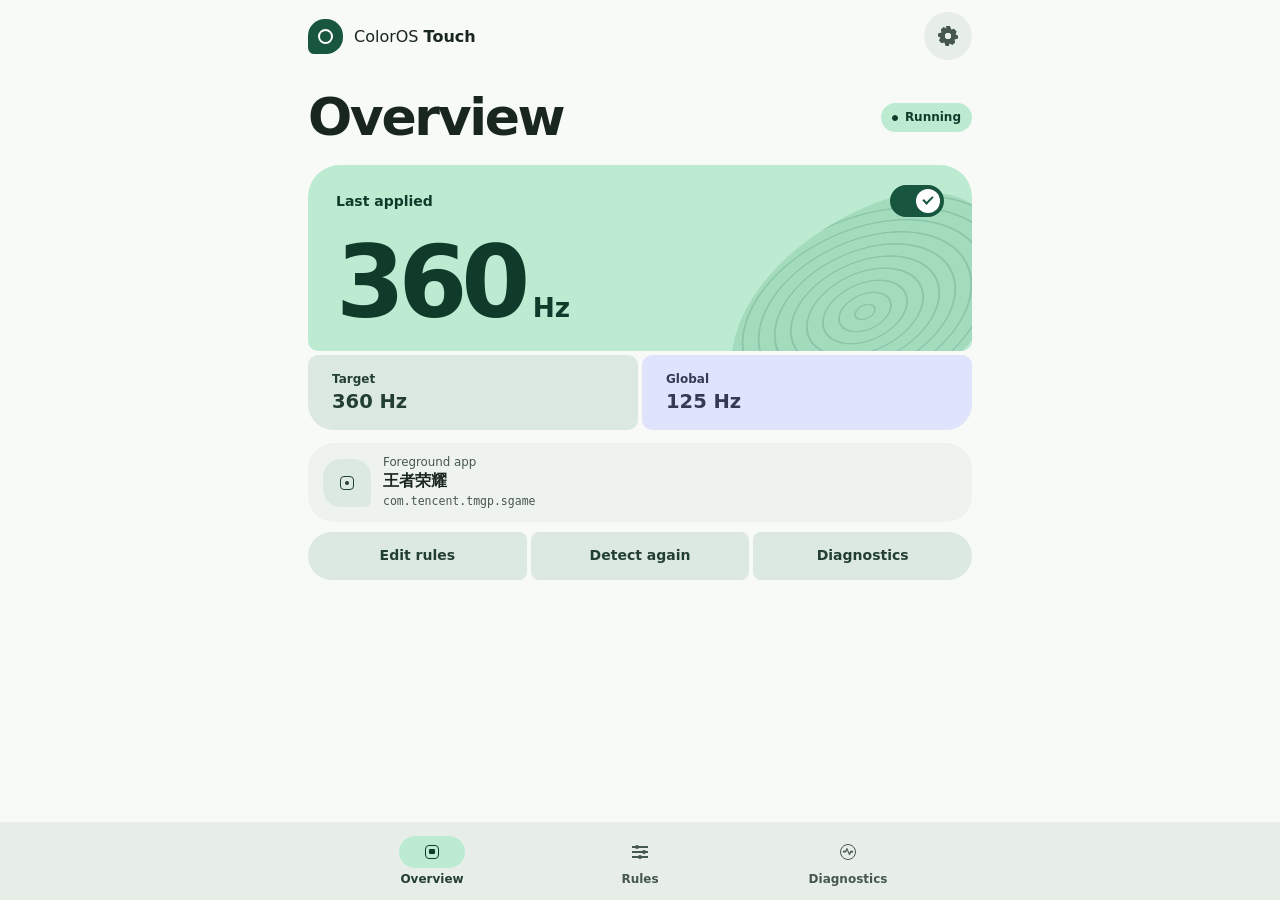
<file: _unpacked/webroot/index.html>
<!doctype html>
<html lang="zh-CN">
<head>
  <meta charset="utf-8">
  <meta name="viewport" content="width=device-width,initial-scale=1,viewport-fit=cover">
  <meta name="theme-color" content="#f7faf6">
  <meta name="color-scheme" content="light dark">
  <title>ColorOS Touch</title>
  <link rel="stylesheet" href="style.css">
  <script defer src="script.js"></script>
</head>
<body>
  <header class="topbar">
    <div class="brand"><span class="mark" aria-hidden="true"></span><span>ColorOS <b>Touch</b></span></div>
    <button id="preferences" class="icon-button" type="button" data-label="preferences" aria-label="界面设置"><span class="symbol settings-icon" aria-hidden="true"></span></button>
  </header>
  <main>
    <section id="overview" aria-labelledby="overview-title">
      <div class="page-heading">
        <h1 id="overview-title" data-i="overview">概览</h1>
        <span class="state" id="state" data-state="loading" role="status">加载中</span>
      </div>
      <div class="telemetry">
        <div class="telemetry-content">
          <div class="hero-art" aria-hidden="true"></div>
          <div class="hero-top">
            <span data-i="applied">最近成功下发</span>
            <label class="switch"><input id="enabled" type="checkbox" role="switch" data-label="enable" aria-label="启用触控优化" disabled><span></span></label>
          </div>
          <div class="rate"><strong id="applied">—</strong><span>Hz</span></div>
        </div>
        <div class="hero-bottom">
          <div><span data-i="target">目标档</span><b id="target">—</b></div>
          <div><span data-i="global">全局档</span><b id="global">—</b></div>
        </div>
      </div>
      <div class="info-panel foreground">
        <div class="app-glyph" aria-hidden="true"><span class="symbol app-icon"></span></div>
        <div><small data-i="foreground">前台应用</small><strong id="foreground">—</strong><span id="package" class="mono"></span></div>
      </div>
      <div id="shortcuts" class="quick-actions"></div>
    </section>

    <section id="rules" aria-labelledby="rules-title" hidden>
      <div class="page-heading"><h1 id="rules-title" data-i="rules">规则</h1><span id="rule-count" class="count"></span></div>
      <div class="info-panel global-control"><label for="global-rate" data-i="global">全局档</label><select id="global-rate" disabled></select></div>
      <div class="rules-block">
        <label class="search"><span class="symbol search-icon" aria-hidden="true"></span><input id="search" type="search" data-placeholder="search" data-label="search" placeholder="搜索应用或包名"></label>
        <div id="rule-list" class="rule-list"></div>
        <button id="add-rule" class="add" type="button"><span class="symbol plus-icon" aria-hidden="true"></span><span data-i="addRule">新增规则</span></button>
      </div>
      <details id="advanced" class="advanced">
        <summary data-i="advanced">高级设置</summary>
        <div class="advanced-body">
          <label for="rates-text" data-i="mappings">触控命令映射</label>
          <textarea id="rates-text" rows="6" spellcheck="false" dir="ltr"></textarea>
          <label class="check-row"><input type="checkbox" id="fallback-enabled"><span data-i="fallback">为指定应用加强校准</span></label>
          <label for="fallback-items" data-i="watchlist">应用包名（每行一个）</label>
          <textarea id="fallback-items" rows="3" spellcheck="false" dir="ltr"></textarea>
          <label class="inline" for="poll-interval"><span data-i="interval">校准间隔（秒）</span><input id="poll-interval" type="number" min="1" max="60"></label>
          <div class="inline" id="backend-row" hidden><label for="backend" data-i="backend">监听后端</label><select id="backend"><option value="shell">Shell</option><option value="rust">Rust · Experimental</option></select></div>
          <div class="inline"><span data-i="shortcuts">概览快捷操作</span><div id="shortcut-selects" class="shortcut-selects"></div></div>
        </div>
      </details>
      <div id="save-bar" class="save-bar" hidden><span data-i="unsaved">有未保存的修改</span><button id="discard" class="quiet" type="button" data-i="discard">撤销</button><button id="save" class="primary" type="button" data-i="save">保存</button></div>
    </section>

    <section id="diagnostics" aria-labelledby="diagnostics-title" hidden>
      <div class="page-heading"><h1 id="diagnostics-title" data-i="diagnostics">诊断</h1></div>
      <dl class="diagnostics info-panel" id="details"></dl>
      <div class="actions connected"><button id="resync" class="primary" type="button" data-i="resync">重新检测</button><button id="refresh" type="button" data-i="refresh">刷新状态</button></div>
      <div class="log-panel">
        <div class="log-title"><h2 data-i="logs">运行日志</h2><button id="load-logs" class="quiet" type="button" data-i="loadLogs">查看</button><button id="copy-logs" class="quiet" type="button" data-i="copy" disabled>复制</button></div>
        <pre id="log-output" tabindex="0" data-i="logEmpty">日志按需读取</pre>
      </div>
    </section>
    <p id="message" class="message" role="status" hidden></p>
  </main>
  <nav class="tabbar" data-label="nav" aria-label="主导航">
    <button type="button" data-page="overview" aria-current="page"><span class="tab-indicator" aria-hidden="true"><span class="symbol overview-icon"></span></span><span data-i="overview">概览</span></button>
    <button type="button" data-page="rules"><span class="tab-indicator" aria-hidden="true"><span class="symbol rules-icon"></span></span><span data-i="rules">规则</span></button>
    <button type="button" data-page="diagnostics"><span class="tab-indicator" aria-hidden="true"><span class="symbol diagnostics-icon"></span></span><span data-i="diagnostics">诊断</span></button>
  </nav>
  <dialog id="prefs-dialog">
    <form method="dialog" class="dialog-content">
      <h2 data-i="preferences">界面设置</h2>
      <div class="inline"><label for="theme" data-i="theme">主题</label><select id="theme"><option value="system" data-i="system">系统</option><option value="light" data-i="light">浅色</option><option value="dark" data-i="dark">深色</option></select></div>
      <div class="inline"><label for="language" data-i="language">语言</label><select id="language"><option value="system" data-i="system">系统</option><option value="zh">简体中文</option><option value="en">English</option></select></div>
      <button class="primary" value="done" data-i="done">完成</button>
    </form>
  </dialog>
  <dialog id="rule-dialog">
    <form id="rule-form" class="dialog-content">
      <h2 data-i="newRule">新增应用规则</h2>
      <label for="app-input" data-i="packageName">应用包名</label>
      <input id="app-input" list="installed-apps" required autocomplete="off" spellcheck="false" pattern="[A-Za-z0-9_]+(\.[A-Za-z0-9_]+)+" placeholder="com.example.app">
      <datalist id="installed-apps"></datalist>
      <label for="app-rate" data-i="target">目标档</label><select id="app-rate"></select>
      <div class="actions"><button id="cancel-rule" type="button" data-i="cancel">取消</button><button class="primary" type="submit" data-i="add">添加</button></div>
    </form>
  </dialog>
  <dialog id="confirm-dialog">
    <form method="dialog" class="dialog-content"><h2 data-i="unsaved">有未保存的修改</h2><p data-i="leavePrompt">离开此页前，保存或放弃修改。</p>
      <div class="actions"><button value="cancel" data-i="cancel">取消</button><button value="discard" data-i="discard">撤销</button><button value="save" class="primary" data-i="save">保存</button></div>
    </form>
  </dialog>
  <dialog id="dropdown-menu" class="dropdown-menu"><div id="dropdown-options" role="listbox"></div></dialog>
</body>
</html>
</file>
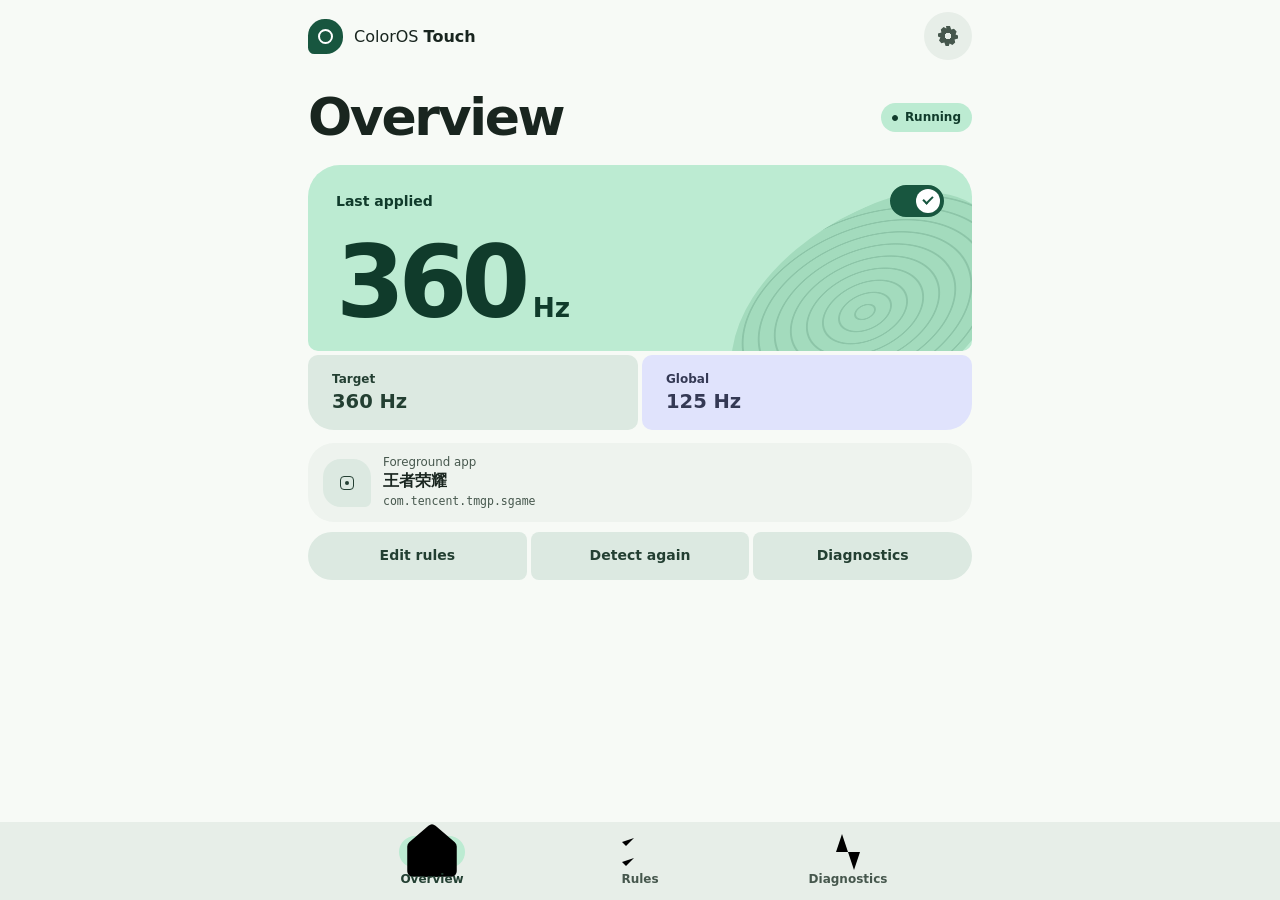
<file: module/webroot/index.html>
<!doctype html>
<html lang="zh-CN">
<head>
  <meta charset="utf-8">
  <meta name="viewport" content="width=device-width,initial-scale=1,viewport-fit=cover">
  <meta name="theme-color" content="#f7faf6">
  <meta name="color-scheme" content="light dark">
  <title>ColorOS Touch</title>
  <link rel="stylesheet" href="style.css">
  <script defer src="script.js"></script>
</head>
<body>
  <header class="topbar">
    <div class="brand"><span class="mark" aria-hidden="true"></span><span>ColorOS <b>Touch</b></span></div>
    <button id="preferences" class="icon-button" type="button" data-label="preferences" aria-label="界面设置"><span class="symbol settings-icon" aria-hidden="true"></span></button>
  </header>
  <main>
    <section id="overview" aria-labelledby="overview-title">
      <div class="page-heading">
        <h1 id="overview-title" data-i="overview">概览</h1>
        <span class="state" id="state" data-state="loading" role="status">加载中</span>
      </div>
      <div class="telemetry">
        <div class="telemetry-content">
          <div class="hero-art" aria-hidden="true"></div>
          <div class="hero-top">
            <span data-i="applied">最近成功下发</span>
            <label class="switch"><input id="enabled" type="checkbox" role="switch" data-label="enable" aria-label="启用触控优化" disabled><span></span></label>
          </div>
          <div class="rate"><strong id="applied">—</strong><span>Hz</span></div>
        </div>
        <div class="hero-bottom">
          <div><span data-i="target">目标档</span><b id="target">—</b></div>
          <div><span data-i="global">全局档</span><b id="global">—</b></div>
        </div>
      </div>
      <div class="info-panel foreground">
        <div class="app-glyph" aria-hidden="true"><span class="symbol app-icon"></span></div>
        <div><small data-i="foreground">前台应用</small><strong id="foreground">—</strong><span id="package" class="mono"></span></div>
      </div>
      <div id="shortcuts" class="quick-actions"></div>
    </section>

    <section id="rules" aria-labelledby="rules-title" hidden>
      <div class="page-heading"><h1 id="rules-title" data-i="rules">规则</h1><span id="rule-count" class="count"></span></div>
      <div class="info-panel global-control"><label for="global-rate" data-i="global">全局档</label><select id="global-rate" disabled></select></div>
      <div class="rules-block">
        <label class="search"><span class="symbol search-icon" aria-hidden="true"></span><input id="search" type="search" data-placeholder="search" data-label="search" placeholder="搜索应用或包名"></label>
        <div id="rule-list" class="rule-list"></div>
        <button id="add-rule" class="add" type="button"><span class="symbol plus-icon" aria-hidden="true"></span><span data-i="addRule">新增规则</span></button>
      </div>
      <details id="advanced" class="advanced">
        <summary data-i="advanced">高级设置</summary>
        <div class="advanced-body">
          <label for="rates-text" data-i="mappings">触控命令映射</label>
          <textarea id="rates-text" rows="6" spellcheck="false" dir="ltr"></textarea>
          <label class="check-row"><input type="checkbox" id="fallback-enabled"><span data-i="fallback">为指定应用加强校准</span></label>
          <label for="fallback-items" data-i="watchlist">应用包名（每行一个）</label>
          <textarea id="fallback-items" rows="3" spellcheck="false" dir="ltr"></textarea>
          <label class="inline" for="poll-interval"><span data-i="interval">校准间隔（秒）</span><input id="poll-interval" type="number" min="1" max="60"></label>
          <div class="inline"><span data-i="shortcuts">概览快捷操作</span><div id="shortcut-selects" class="shortcut-selects"></div></div>
        </div>
      </details>
      <div id="save-bar" class="save-bar" hidden><span data-i="unsaved">有未保存的修改</span><button id="discard" class="quiet" type="button" data-i="discard">撤销</button><button id="save" class="primary" type="button" data-i="save">保存</button></div>
    </section>

    <section id="diagnostics" aria-labelledby="diagnostics-title" hidden>
      <div class="page-heading"><h1 id="diagnostics-title" data-i="diagnostics">诊断</h1></div>
      <dl class="diagnostics info-panel" id="details"></dl>
      <div class="actions connected"><button id="resync" class="primary" type="button" data-i="resync">重新检测</button><button id="refresh" type="button" data-i="refresh">刷新状态</button></div>
      <div class="log-panel">
        <div class="log-title"><h2 data-i="logs">运行日志</h2><button id="load-logs" class="quiet" type="button" data-i="loadLogs">查看</button><button id="copy-logs" class="quiet" type="button" data-i="copy" disabled>复制</button></div>
        <pre id="log-output" tabindex="0" data-i="logEmpty">日志按需读取</pre>
      </div>
    </section>
    <p id="message" class="message" role="status" hidden></p>
  </main>
  <!-- Lucide icons: house, list-checks, activity.
       Copyright (c) 2026 Lucide Icons and Contributors
       Permission to use, copy, modify, and/or distribute this software for any
       purpose with or without fee is hereby granted, provided that the above
       copyright notice and this permission notice appear in all copies.
       THE SOFTWARE IS PROVIDED "AS IS" AND THE AUTHOR DISCLAIMS ALL WARRANTIES
       WITH REGARD TO THIS SOFTWARE INCLUDING ALL IMPLIED WARRANTIES OF
       MERCHANTABILITY AND FITNESS. IN NO EVENT SHALL THE AUTHOR BE LIABLE FOR
       ANY SPECIAL, DIRECT, INDIRECT, OR CONSEQUENTIAL DAMAGES OR ANY DAMAGES
       WHATSOEVER RESULTING FROM LOSS OF USE, DATA OR PROFITS, WHETHER IN AN
       ACTION OF CONTRACT, NEGLIGENCE OR OTHER TORTIOUS ACTION, ARISING OUT OF
       OR IN CONNECTION WITH THE USE OR PERFORMANCE OF THIS SOFTWARE. -->
  <nav class="tabbar" data-label="nav" aria-label="主导航">
    <button type="button" data-page="overview" aria-current="page">
      <span class="tab-indicator" aria-hidden="true">
        <svg class="tab-icon" viewBox="0 0 24 24" focusable="false">
          <path d="M15 21v-8a1 1 0 0 0-1-1h-4a1 1 0 0 0-1 1v8"/>
          <path d="M3 10a2 2 0 0 1 .709-1.528l7-6a2 2 0 0 1 2.582 0l7 6A2 2 0 0 1 21 10v9a2 2 0 0 1-2 2H5a2 2 0 0 1-2-2z"/>
        </svg>
      </span>
      <span data-i="overview">概览</span>
    </button>
    <button type="button" data-page="rules">
      <span class="tab-indicator" aria-hidden="true">
        <svg class="tab-icon" viewBox="0 0 24 24" focusable="false">
          <path d="m3 17 2 2 4-4m-6-8 2 2 4-4M13 6h8m-8 6h8m-8 6h8"/>
        </svg>
      </span>
      <span data-i="rules">规则</span>
    </button>
    <button type="button" data-page="diagnostics">
      <span class="tab-indicator" aria-hidden="true">
        <svg class="tab-icon" viewBox="0 0 24 24" focusable="false">
          <path d="M22 12h-4l-3 9L9 3l-3 9H2"/>
        </svg>
      </span>
      <span data-i="diagnostics">诊断</span>
    </button>
  </nav>
  <dialog id="prefs-dialog">
    <form method="dialog" class="dialog-content">
      <h2 data-i="preferences">界面设置</h2>
      <div class="inline"><label for="theme" data-i="theme">主题</label><select id="theme"><option value="system" data-i="system">系统</option><option value="light" data-i="light">浅色</option><option value="dark" data-i="dark">深色</option></select></div>
      <div class="inline"><label for="language" data-i="language">语言</label><select id="language"><option value="system" data-i="system">系统</option><option value="zh">简体中文</option><option value="en">English</option></select></div>
      <button class="primary" value="done" data-i="done">完成</button>
    </form>
  </dialog>
  <dialog id="rule-dialog">
    <form id="rule-form" class="dialog-content">
      <h2 data-i="newRule">新增应用规则</h2>
      <label id="app-input-label" for="app-input" data-i="packageName">应用包名</label>
      <div id="app-picker" class="app-picker">
        <div class="app-picker-field">
          <input id="app-input" role="combobox" aria-autocomplete="list" aria-controls="installed-apps" aria-expanded="false" required autocomplete="off" autocapitalize="none" spellcheck="false" pattern="[A-Za-z0-9_]+(\.[A-Za-z0-9_]+)+" placeholder="com.example.app">
          <button id="app-list-toggle" class="app-list-toggle" type="button" tabindex="-1" aria-controls="installed-apps" aria-expanded="false" aria-label="已安装应用" data-label="installedApps"></button>
        </div>
        <div id="installed-apps" class="app-suggestions" role="listbox" aria-labelledby="app-input-label" tabindex="-1" hidden></div>
      </div>
      <label for="app-rate" data-i="target">目标档</label><select id="app-rate"></select>
      <div class="actions"><button id="cancel-rule" type="button" data-i="cancel">取消</button><button class="primary" type="submit" data-i="add">添加</button></div>
    </form>
  </dialog>
  <dialog id="confirm-dialog">
    <form method="dialog" class="dialog-content"><h2 data-i="unsaved">有未保存的修改</h2><p data-i="leavePrompt">离开此页前，保存或放弃修改。</p>
      <div class="actions"><button value="cancel" data-i="cancel">取消</button><button value="discard" data-i="discard">撤销</button><button value="save" class="primary" data-i="save">保存</button></div>
    </form>
  </dialog>
  <dialog id="dropdown-menu" class="dropdown-menu"><div id="dropdown-options" role="listbox"></div></dialog>
</body>
</html>
</file>
<file: _unpacked/webroot/style.css>
:root {
  color-scheme: light;
  --surface: #f7faf6;
  --surface-low: #eef3ee;
  --surface-container: #e7eee8;
  --surface-high: #dfe8e1;
  --surface-bright: #ffffff;
  --on-surface: #19251f;
  --on-surface-variant: #46574d;
  --outline: #74877a;
  --outline-variant: #c4d2c7;
  --primary: #18563f;
  --on-primary: #ffffff;
  --primary-container: #bcebd2;
  --on-primary-container: #103b2b;
  --secondary-container: #dce9e1;
  --on-secondary-container: #233f32;
  --tertiary-container: #e0e3fc;
  --on-tertiary-container: #343954;
  --error-container: #ffdad6;
  --on-error-container: #772821;
  --inverse-surface: #263a30;
  --inverse-on-surface: #f3fbf4;
  --nav-indicator: var(--primary-container);
  --on-nav-indicator: var(--on-primary-container);
  --art-fill: #a3dbbd;
  --art-line: #518b7047;
  --overlay: #0b1a146b;
  --shadow: #19352925;
  --state-layer: #294b3520;
  --nav-space: calc(78px + env(safe-area-inset-bottom));
  --gutter: clamp(16px, 5vw, 36px);
  --motion: 220ms cubic-bezier(.2, .8, .2, 1);
  font-family: Roboto, system-ui, -apple-system, "Segoe UI", "PingFang SC", "Microsoft YaHei", sans-serif;
  background: var(--surface);
  color: var(--on-surface);
}
:root[data-theme="dark"] {
  color-scheme: dark;
  --surface: #101813;
  --surface-low: #18231d;
  --surface-container: #202e26;
  --surface-high: #2a3b31;
  --surface-bright: #26362c;
  --on-surface: #e6f1e8;
  --on-surface-variant: #bbcbbf;
  --outline: #8d9f92;
  --outline-variant: #415448;
  --primary: #a3dfbe;
  --on-primary: #113929;
  --primary-container: #194b37;
  --on-primary-container: #ddf9e7;
  --secondary-container: #2b4638;
  --on-secondary-container: #d3ecdd;
  --tertiary-container: #353c5a;
  --on-tertiary-container: #e2e5ff;
  --error-container: #6a2925;
  --on-error-container: #ffd9d4;
  --inverse-surface: #d7ebde;
  --inverse-on-surface: #1f3528;
  --nav-indicator: var(--primary);
  --on-nav-indicator: var(--on-primary);
  --art-fill: #245d45;
  --art-line: #a3dfbe32;
  --overlay: #000a;
  --shadow: #0005;
  --state-layer: #deffe621;
}
*, *::before, *::after { box-sizing: border-box; }
[hidden] { display: none !important; }
body { margin: 0; }
h1, h2, p { margin: 0; }
h1 { font-size: clamp(2.15rem, 7.5vw, 3.25rem); font-weight: 760; line-height: 1.1; letter-spacing: -.045em; }
h2 { font-size: 1.15rem; font-weight: 720; }
button, input, select, textarea { font: inherit; }
button, select, input[type="checkbox"], summary { cursor: pointer; }
button, select, input:not([type="checkbox"]), textarea { color: var(--on-surface); }
button {
  position: relative;
  min-height: 48px;
  border: 0;
  border-radius: 99px;
  background: var(--secondary-container);
  color: var(--on-secondary-container);
  padding: .6rem 1rem;
  font-size: .875rem;
  line-height: 1.25;
  font-weight: 680;
  transition: border-radius var(--motion), background-color var(--motion), color var(--motion);
}
button:disabled, select:disabled { opacity: .54; cursor: default; }
button:enabled:active { border-radius: 12px; }
@media (hover: hover) {
  button:enabled:hover { background-image: linear-gradient(var(--state-layer), var(--state-layer)); }
}
:focus-visible { outline: 2px solid var(--primary); outline-offset: 3px; }
input:not([type="checkbox"]), select, textarea {
  min-height: 48px;
  min-width: 0;
  max-width: 100%;
  padding: .6rem .75rem;
  border: 1px solid var(--outline);
  border-radius: 12px;
  background: var(--surface-bright);
}
select { font-size: .875rem; }
textarea { width: 100%; resize: vertical; font: .82rem/1.6 ui-monospace, Consolas, monospace; }
input[type="checkbox"] { accent-color: var(--primary); width: 1.2rem; height: 1.2rem; flex: none; }
.primary { background-color: var(--primary); color: var(--on-primary); }
.quiet { color: var(--primary); background-color: transparent; }

/* App frame */
.topbar, main {
  max-width: 736px;
  margin-inline: auto;
  padding-left: max(var(--gutter), env(safe-area-inset-left));
  padding-right: max(var(--gutter), env(safe-area-inset-right));
}
.topbar {
  min-height: calc(72px + env(safe-area-inset-top));
  padding-top: env(safe-area-inset-top);
  display: flex;
  align-items: center;
  justify-content: space-between;
}
.brand { display: flex; align-items: center; gap: 11px; font-size: 1rem; font-weight: 540; }
.brand b { font-weight: 780; }
.mark {
  display: grid;
  place-items: center;
  width: 35px;
  height: 35px;
  border-radius: 48% 48% 48% 18%;
  background: var(--primary);
  color: var(--on-primary);
}
.mark::after { content: ""; width: 15px; height: 15px; border: 2px solid currentColor; border-radius: 50%; }
.icon-button { display: grid; place-items: center; width: 48px; padding: 0; background: var(--surface-container); color: var(--on-surface-variant); }
main { padding-bottom: calc(var(--nav-space) + 20px); }
.page-heading { display: flex; justify-content: space-between; align-items: center; gap: 10px; margin: 17px 0 19px; }
.state, .count {
  display: inline-flex;
  align-items: center;
  gap: 7px;
  padding: 7px 11px;
  border-radius: 99px;
  background: var(--surface-container);
  color: var(--on-surface-variant);
  font-size: .75rem;
  line-height: 1.2;
  font-weight: 700;
  white-space: nowrap;
}
.state::before { content: ""; width: 6px; height: 6px; border: 1px solid currentColor; border-radius: 50%; flex: none; }
.state[data-state="running"] { background: var(--primary-container); color: var(--on-primary-container); }
.state[data-state="running"]::before { background: currentColor; }
.state[data-state="paused"], .count { background: var(--tertiary-container); color: var(--on-tertiary-container); }
.state[data-state="degraded"], .state[data-state="stopped"] { background: var(--error-container); color: var(--on-error-container); }
.count { justify-content: center; min-width: 34px; }

/* The applied rate and related settings form one connected surface. */
.telemetry { display: grid; gap: 4px; }
.telemetry-content {
  position: relative;
  isolation: isolate;
  overflow: hidden;
  min-height: 186px;
  padding: 12px clamp(18px, 5vw, 28px) 19px;
  border-radius: 32px 32px 10px 10px;
  background: var(--primary-container);
  color: var(--on-primary-container);
}
.hero-art {
  position: absolute;
  z-index: -1;
  right: -43px;
  top: 52px;
  width: clamp(178px, 50%, 300px);
  height: 190px;
  transform: rotate(-25deg);
  border-radius: 65% 37% 61% 40%;
  background: repeating-radial-gradient(ellipse at center, transparent 0 9px, var(--art-line) 10px 11px, transparent 12px 17px), var(--art-fill);
  pointer-events: none;
}
.hero-top { display: flex; align-items: center; justify-content: space-between; gap: 12px; font-size: .875rem; font-weight: 680; }
.rate { display: flex; position: relative; align-items: baseline; flex-wrap: wrap; gap: 0 9px; margin-top: 8px; }
.rate strong {
  font-size: clamp(3.7rem, 18vw, 6.2rem);
  line-height: 1;
  font-weight: 820;
  font-variant-numeric: tabular-nums;
  letter-spacing: -.065em;
}
.rate > span { font-size: clamp(1.15rem, 4.6vw, 1.65rem); font-weight: 670; }
.hero-bottom { display: grid; grid-template-columns: repeat(2, minmax(0, 1fr)); gap: 4px; }
.hero-bottom > div {
  display: grid;
  align-content: center;
  gap: 4px;
  min-width: 0;
  min-height: 75px;
  padding: 11px clamp(15px, 5vw, 24px);
  border-radius: 10px 10px 10px 26px;
  background: var(--secondary-container);
  color: var(--on-secondary-container);
}
.hero-bottom > div:last-child { border-radius: 10px 10px 26px 10px; background: var(--tertiary-container); color: var(--on-tertiary-container); }
.hero-bottom span { font-size: .75rem; font-weight: 650; }
.hero-bottom b { font-size: 1.22rem; line-height: 1.2; font-variant-numeric: tabular-nums; overflow-wrap: anywhere; }
.switch { position: relative; display: block; width: 54px; height: 48px; flex: none; }
.switch input { position: absolute; inset: 0; margin: 0; opacity: 0; width: 100%; height: 100%; }
.switch span {
  position: absolute;
  pointer-events: none;
  inset: 8px 0;
  color: var(--on-primary-container);
  background: var(--primary-container);
  border: 2px solid currentColor;
  border-radius: 99px;
  transition: background-color var(--motion), border-color var(--motion);
}
.switch span::before {
  content: "";
  position: absolute;
  width: 16px;
  height: 16px;
  top: 6px;
  left: 6px;
  border-radius: 50%;
  background: currentColor;
  transition: transform var(--motion), width var(--motion), height var(--motion), background-color var(--motion);
}
.switch span::after {
  content: "";
  position: absolute;
  width: 10px;
  height: 6px;
  top: 9px;
  right: 9px;
  border-left: 2px solid var(--primary);
  border-bottom: 2px solid var(--primary);
  transform: rotate(-45deg);
  opacity: 0;
  transition: opacity var(--motion);
}
.switch input:checked + span { background: var(--primary); border-color: var(--primary); color: var(--on-primary); }
.switch input:checked + span::before { width: 24px; height: 24px; transform: translate(18px, -4px); }
.switch input:checked + span::after { opacity: 1; }
.switch input:focus-visible + span { outline: 2px solid var(--on-primary-container); outline-offset: 3px; }
.switch input:disabled + span { opacity: .55; }

/* Content surfaces */
.info-panel, .rules-block, .advanced, .log-panel { background: var(--surface-low); border-radius: 26px; }
.foreground { display: grid; grid-template-columns: auto minmax(0, 1fr); align-items: center; gap: 12px; margin: 13px 0 10px; padding: 12px 15px; }
.foreground > div:last-child { display: grid; gap: 2px; overflow-wrap: anywhere; }
.foreground small { font-size: .74rem; }
.foreground small, .mono { color: var(--on-surface-variant); }
.mono { font: .72rem/1.35 ui-monospace, Consolas, monospace; }
.mono:empty { display: none; }
.app-glyph {
  display: grid;
  place-items: center;
  width: 48px;
  height: 48px;
  border-radius: 18px 18px 6px 18px;
  background: var(--secondary-container);
  color: var(--on-secondary-container);
}
.quick-actions, .actions { display: flex; align-items: center; flex-wrap: wrap; gap: 8px; }
.quick-actions { gap: 4px; }
.quick-actions button, .connected button { flex: 1 1 0; }
.quick-actions button { min-width: min(100%, 76px); }
.quick-actions button:not(:only-child), .connected button { border-radius: 8px; }
.quick-actions button:first-child:not(:only-child), .connected button:first-child { border-radius: 24px 8px 8px 24px; }
.quick-actions button:last-child:not(:only-child), .connected button:last-child { border-radius: 8px 24px 24px 8px; }
.quick-actions button:enabled:active, .connected button:enabled:active { border-radius: 18px; }
.quick-actions button:only-child { flex: 0 1 auto; }
.connected { gap: 4px; }
.global-control, .inline { display: flex; flex-wrap: wrap; align-items: center; justify-content: space-between; gap: .7rem; }
.global-control { padding: 10px 13px 10px 17px; margin-bottom: 12px; background: var(--tertiary-container); color: var(--on-tertiary-container); font-weight: 710; }
.global-control select { min-width: 108px; }
.rules-block { padding: 12px; }
.search { position: relative; display: block; }
.search .symbol { position: absolute; left: 14px; top: 14px; color: var(--on-surface-variant); pointer-events: none; }
.search input {
  width: 100%;
  padding-inline: 43px 13px;
  border: 1px solid transparent;
  border-radius: 99px;
  background: var(--surface-high);
  font-size: .875rem;
}
.search input::placeholder { color: var(--on-surface-variant); opacity: 1; }
.rule-list { display: grid; gap: 3px; margin: 10px 0; }
.rule-row {
  display: grid;
  grid-template-columns: minmax(0, 1fr) minmax(0, auto) 48px;
  gap: 5px;
  align-items: center;
  min-height: 65px;
  padding: 6px 5px 6px 12px;
  border-radius: 6px;
  background: var(--surface-bright);
}
.rule-row:first-child { border-top-left-radius: 16px; border-top-right-radius: 16px; }
.rule-row:last-child { border-bottom-left-radius: 16px; border-bottom-right-radius: 16px; }
.rule-row span { display: block; overflow-wrap: anywhere; }
.rule-row span:first-child { font-weight: 650; font-size: .875rem; }
.rule-row select { max-width: 106px; padding-inline: 6px; }
.remove { padding: 0; font-size: 1.15rem; }
.empty { color: var(--on-surface-variant); text-align: center; padding: 18px 8px; font-size: .875rem; }
.add { display: flex; align-items: center; justify-content: center; gap: 8px; width: 100%; background: var(--primary-container); color: var(--on-primary-container); }
.advanced, .log-panel { margin-top: 12px; }
.advanced summary { display: flex; align-items: center; justify-content: space-between; gap: 10px; list-style: none; min-height: 54px; padding: 13px 17px; font-weight: 690; }
.advanced summary::-webkit-details-marker { display: none; }
.advanced summary::after { content: ""; flex: none; width: 9px; height: 9px; margin-right: 4px; border-right: 2px solid; border-bottom: 2px solid; transform: translateY(-2px) rotate(45deg); transition: transform var(--motion); }
.advanced[open] summary::after { transform: translateY(2px) rotate(225deg); }
.advanced-body, .dialog-content { display: grid; gap: 10px; min-width: 0; }
.advanced-body { padding: 0 15px 16px; font-size: .875rem; }
.advanced-body .inline { padding-top: 6px; }
.check-row { display: flex; align-items: center; gap: 8px; min-height: 48px; }
#poll-interval { width: 76px; }
.shortcut-selects, .shortcut-selects > div { display: flex; gap: 6px; flex-wrap: wrap; min-width: 0; }
.save-bar {
  position: sticky;
  bottom: calc(var(--nav-space) + 6px);
  scroll-margin-bottom: calc(var(--nav-space) + 6px);
  z-index: 2;
  display: flex;
  align-items: center;
  gap: 4px;
  margin-top: 12px;
  padding: 6px;
  background: var(--surface-high);
  border: 1px solid var(--outline-variant);
  border-radius: 24px;
  box-shadow: 0 3px 12px var(--shadow);
}
.save-bar span { margin-inline: 8px auto; font-size: .77rem; font-weight: 630; color: var(--on-surface-variant); }
.diagnostics { display: grid; gap: 3px; margin: 0 0 12px; background: transparent; }
.diagnostics > div {
  display: grid;
  grid-template-columns: minmax(0, 40%) minmax(0, 1fr);
  align-items: center;
  gap: 10px;
  min-height: 44px;
  padding: 10px 15px;
  border-radius: 6px;
  background: var(--surface-low);
  font-size: .875rem;
}
.diagnostics > div:first-child { border-top-left-radius: 24px; border-top-right-radius: 24px; }
.diagnostics > div:last-child { border-bottom-left-radius: 24px; border-bottom-right-radius: 24px; }
.diagnostics dt { color: var(--on-surface-variant); overflow-wrap: anywhere; }
.diagnostics dd { margin: 0; font-weight: 650; text-align: end; overflow-wrap: anywhere; }
.log-title { display: flex; gap: 2px; align-items: center; padding: 5px 6px 5px 14px; }
.log-title h2 { margin-inline-end: auto; font-size: 1rem; }
.log-title button { padding-inline: 10px; }
pre {
  margin: 0;
  padding: 12px 15px 15px;
  max-height: 320px;
  overflow: auto;
  overflow-wrap: anywhere;
  white-space: pre-wrap;
  border-top: 1px solid var(--outline-variant);
  color: var(--on-surface-variant);
  font: .78rem/1.55 ui-monospace, Consolas, monospace;
}
.message {
  position: fixed;
  z-index: 4;
  inset: auto 16px calc(var(--nav-space) + 8px);
  width: fit-content;
  max-width: calc(100% - 32px);
  margin: auto;
  padding: .75rem 1rem;
  border-radius: 16px;
  background: var(--inverse-surface);
  color: var(--inverse-on-surface);
  box-shadow: 0 6px 22px var(--shadow);
  overflow-wrap: anywhere;
}
.message[data-error="true"] { background: var(--error-container); color: var(--on-error-container); }

/* Navigation uses a separate selection indicator so every item keeps its touch target. */
.tabbar {
  position: fixed;
  z-index: 3;
  inset: auto 0 0;
  min-height: var(--nav-space);
  display: flex;
  align-items: center;
  justify-content: center;
  gap: clamp(4px, 2vw, 16px);
  padding: 4px max(12px, env(safe-area-inset-right)) calc(4px + env(safe-area-inset-bottom)) max(12px, env(safe-area-inset-left));
  background: var(--surface-container);
}
.tabbar button {
  display: grid;
  justify-items: center;
  align-content: center;
  gap: 4px;
  flex: 1 1 0;
  max-width: 192px;
  min-height: 62px;
  padding: 3px;
  background: transparent;
  color: var(--on-surface-variant);
  font-size: .75rem;
}
.tab-indicator {
  display: grid;
  place-items: center;
  width: 48px;
  height: 32px;
  border-radius: 12px;
  transition: width var(--motion), border-radius var(--motion), background-color var(--motion);
}
.tabbar button[aria-current="page"] { color: var(--on-secondary-container); font-weight: 780; }
.tabbar button[aria-current="page"] .tab-indicator { width: 66px; border-radius: 99px; background: var(--nav-indicator); color: var(--on-nav-indicator); }
.tabbar button:active .tab-indicator { border-radius: 10px; }
dialog {
  width: min(calc(100% - 32px), 420px);
  max-height: calc(100% - 32px);
  padding: 21px;
  border: 0;
  border-radius: 30px;
  background: var(--surface-container);
  color: var(--on-surface);
  box-shadow: 0 12px 36px var(--shadow);
}
dialog::backdrop { background: var(--overlay); }
.dialog-content h2 { margin-bottom: 6px; }
.dialog-content p { color: var(--on-surface-variant); }
.dialog-content .actions { justify-content: flex-end; margin-top: 6px; }

/* Shared select trigger and anchored menu. */
.dropdown-trigger {
  display: inline-flex;
  align-items: center;
  justify-content: space-between;
  gap: 12px;
  min-width: 0;
  max-width: 100%;
  padding-inline: 14px;
  border-radius: 16px;
  background: var(--surface-high);
  color: var(--on-surface);
  text-align: start;
}
.dropdown-trigger span { overflow: hidden; white-space: nowrap; text-overflow: ellipsis; }
.dropdown-trigger::after {
  content: "";
  width: 8px;
  height: 8px;
  flex: none;
  margin: -4px 2px 0 0;
  border: solid currentColor;
  border-width: 0 2px 2px 0;
  transform: rotate(45deg);
  transition: transform var(--motion);
}
.dropdown-trigger[aria-expanded="true"] { border-radius: 12px; background: var(--primary-container); color: var(--on-primary-container); }
.dropdown-trigger[aria-expanded="true"]::after { transform: translateY(4px) rotate(225deg); }
.inline .dropdown-trigger, .global-control .dropdown-trigger { min-width: min(100%, 108px); }
.rule-row .dropdown-trigger { max-width: 106px; padding-inline: 10px; gap: 8px; }
#app-rate-trigger { width: 100%; }
.dropdown-menu {
  position: fixed;
  inset: auto;
  max-width: none;
  margin: 0;
  padding: 6px;
  overflow: auto;
  overscroll-behavior: contain;
  border: 0;
  border-radius: 20px;
  background: var(--surface-bright);
  box-shadow: 0 5px 24px var(--shadow), 0 0 0 1px var(--outline-variant);
}
.dropdown-menu::backdrop { background: transparent; }
#dropdown-options { display: grid; gap: 3px; }
.dropdown-option {
  display: grid;
  grid-template-columns: minmax(0, 1fr) 12px;
  align-items: center;
  gap: 10px;
  padding-inline: 12px;
  border-radius: 8px;
  background: var(--surface-low);
  color: var(--on-surface);
  text-align: start;
  overflow-wrap: anywhere;
}
.dropdown-option:first-child { border-top-left-radius: 14px; border-top-right-radius: 14px; }
.dropdown-option:last-child { border-bottom-left-radius: 14px; border-bottom-right-radius: 14px; }
.dropdown-option[aria-selected="true"] { border-radius: 14px; background: var(--primary-container); color: var(--on-primary-container); }
.dropdown-option[aria-selected="true"]::after {
  content: "";
  width: 12px;
  height: 7px;
  border: solid currentColor;
  border-width: 0 0 2px 2px;
  transform: translateY(-2px) rotate(-45deg);
}
.dropdown-option:focus-visible { outline-offset: -3px; }

/* Small, local CSS icons keep the WebView offline. */
.symbol { position: relative; display: block; width: 20px; height: 20px; flex: none; }
.symbol::before, .symbol::after { content: ""; position: absolute; }
.settings-icon::before {
  inset: 0;
  background: radial-gradient(circle, transparent 0 3px, currentColor 3.5px);
  clip-path: polygon(40% 0, 60% 0, 66% 18%, 80% 14%, 93% 28%, 88% 43%, 100% 47%, 100% 62%, 83% 68%, 86% 83%, 72% 95%, 58% 88%, 54% 100%, 38% 100%, 32% 83%, 17% 86%, 5% 72%, 12% 58%, 0 53%, 0 38%, 17% 32%, 14% 17%, 28% 5%, 42% 12%);
}
.overview-icon::before, .app-icon::before { inset: 3px; border: 1.8px solid currentColor; border-radius: 4px; }
.overview-icon::after { inset: 7px 7px 8px; border-radius: 1px; background: currentColor; }
.app-icon::after { width: 4px; height: 4px; top: 8px; left: 8px; border-radius: 50%; background: currentColor; }
.rules-icon { background: linear-gradient(currentColor, currentColor) 2px 4px / 16px 2px no-repeat, linear-gradient(currentColor, currentColor) 2px 9px / 16px 2px no-repeat, linear-gradient(currentColor, currentColor) 2px 14px / 16px 2px no-repeat; }
.rules-icon::before, .rules-icon::after { width: 4px; height: 4px; background: currentColor; border-radius: 50%; }
.rules-icon::before { left: 5px; top: 3px; box-shadow: 3px 10px currentColor; }
.rules-icon::after { left: 12px; top: 8px; }
.diagnostics-icon::before { inset: 2px; border: 1.8px solid currentColor; border-radius: 50%; }
.diagnostics-icon::after {
  inset: 6px 5px;
  background: currentColor;
  clip-path: polygon(0 41%, 23% 41%, 40% 0, 64% 70%, 75% 41%, 100% 41%, 100% 61%, 84% 61%, 63% 100%, 39% 32%, 31% 61%, 0 61%);
}
.search-icon::before { inset: 1px 5px 5px 1px; border: 1.8px solid currentColor; border-radius: 50%; }
.search-icon::after { width: 7px; height: 2px; top: 14px; left: 12px; transform: rotate(45deg); border-radius: 2px; background: currentColor; }
.plus-icon::before, .plus-icon::after { background: currentColor; border-radius: 2px; }
.plus-icon::before { inset: 9px 3px; }
.plus-icon::after { inset: 3px 9px; }
@media (prefers-reduced-motion: reduce) {
  :root { --motion: 0s; }
}
</file>
<file: module/webroot/style.css>
:root {
  color-scheme: light;
  --surface: #f7faf6;
  --surface-low: #eef3ee;
  --surface-container: #e7eee8;
  --surface-high: #dfe8e1;
  --surface-bright: #ffffff;
  --on-surface: #19251f;
  --on-surface-variant: #46574d;
  --outline: #74877a;
  --outline-variant: #c4d2c7;
  --primary: #18563f;
  --on-primary: #ffffff;
  --primary-container: #bcebd2;
  --on-primary-container: #103b2b;
  --secondary-container: #dce9e1;
  --on-secondary-container: #233f32;
  --tertiary-container: #e0e3fc;
  --on-tertiary-container: #343954;
  --error-container: #ffdad6;
  --on-error-container: #772821;
  --inverse-surface: #263a30;
  --inverse-on-surface: #f3fbf4;
  --nav-indicator: var(--primary-container);
  --on-nav-indicator: var(--on-primary-container);
  --art-fill: #a3dbbd;
  --art-line: #518b7047;
  --overlay: #0b1a146b;
  --shadow: #19352925;
  --state-layer: #294b3520;
  --nav-space: calc(78px + env(safe-area-inset-bottom));
  --gutter: clamp(16px, 5vw, 36px);
  --motion: 220ms cubic-bezier(.2, .8, .2, 1);
  font-family: Roboto, system-ui, -apple-system, "Segoe UI", "PingFang SC", "Microsoft YaHei", sans-serif;
  background: var(--surface);
  color: var(--on-surface);
}
:root[data-theme="dark"] {
  color-scheme: dark;
  --surface: #101813;
  --surface-low: #18231d;
  --surface-container: #202e26;
  --surface-high: #2a3b31;
  --surface-bright: #26362c;
  --on-surface: #e6f1e8;
  --on-surface-variant: #bbcbbf;
  --outline: #8d9f92;
  --outline-variant: #415448;
  --primary: #a3dfbe;
  --on-primary: #113929;
  --primary-container: #194b37;
  --on-primary-container: #ddf9e7;
  --secondary-container: #2b4638;
  --on-secondary-container: #d3ecdd;
  --tertiary-container: #353c5a;
  --on-tertiary-container: #e2e5ff;
  --error-container: #6a2925;
  --on-error-container: #ffd9d4;
  --inverse-surface: #d7ebde;
  --inverse-on-surface: #1f3528;
  --nav-indicator: var(--primary);
  --on-nav-indicator: var(--on-primary);
  --art-fill: #245d45;
  --art-line: #a3dfbe32;
  --overlay: #000a;
  --shadow: #0005;
  --state-layer: #deffe621;
}
*, *::before, *::after { box-sizing: border-box; }
[hidden] { display: none !important; }
body { margin: 0; }
h1, h2, p { margin: 0; }
h1 { font-size: clamp(2.15rem, 7.5vw, 3.25rem); font-weight: 760; line-height: 1.1; letter-spacing: -.045em; }
h2 { font-size: 1.15rem; font-weight: 720; }
button, input, select, textarea { font: inherit; }
button, select, input[type="checkbox"], summary { cursor: pointer; }
button, select, input:not([type="checkbox"]), textarea { color: var(--on-surface); }
button {
  position: relative;
  min-height: 48px;
  border: 0;
  border-radius: 99px;
  background: var(--secondary-container);
  color: var(--on-secondary-container);
  padding: .6rem 1rem;
  font-size: .875rem;
  line-height: 1.25;
  font-weight: 680;
  transition: border-radius var(--motion), background-color var(--motion), color var(--motion);
}
button:disabled, select:disabled { opacity: .54; cursor: default; }
button:enabled:active { border-radius: 12px; }
@media (hover: hover) {
  button:enabled:hover { background-image: linear-gradient(var(--state-layer), var(--state-layer)); }
}
:focus-visible { outline: 2px solid var(--primary); outline-offset: 3px; }
input:not([type="checkbox"]), select, textarea {
  min-height: 48px;
  min-width: 0;
  max-width: 100%;
  padding: .6rem .75rem;
  border: 1px solid var(--outline);
  border-radius: 12px;
  background: var(--surface-bright);
}
select { font-size: .875rem; }
textarea { width: 100%; resize: vertical; font: .82rem/1.6 ui-monospace, Consolas, monospace; }
input[type="checkbox"] { accent-color: var(--primary); width: 1.2rem; height: 1.2rem; flex: none; }
.primary { background-color: var(--primary); color: var(--on-primary); }
.quiet { color: var(--primary); background-color: transparent; }

/* App frame */
.topbar, main {
  max-width: 736px;
  margin-inline: auto;
  padding-left: max(var(--gutter), env(safe-area-inset-left));
  padding-right: max(var(--gutter), env(safe-area-inset-right));
}
.topbar {
  min-height: calc(72px + env(safe-area-inset-top));
  padding-top: env(safe-area-inset-top);
  display: flex;
  align-items: center;
  justify-content: space-between;
}
.brand { display: flex; align-items: center; gap: 11px; font-size: 1rem; font-weight: 540; }
.brand b { font-weight: 780; }
.mark {
  display: grid;
  place-items: center;
  width: 35px;
  height: 35px;
  border-radius: 48% 48% 48% 18%;
  background: var(--primary);
  color: var(--on-primary);
}
.mark::after { content: ""; width: 15px; height: 15px; border: 2px solid currentColor; border-radius: 50%; }
.icon-button { display: grid; place-items: center; width: 48px; padding: 0; background: var(--surface-container); color: var(--on-surface-variant); }
main { padding-bottom: calc(var(--nav-space) + 20px); }
.page-heading { display: flex; justify-content: space-between; align-items: center; gap: 10px; margin: 17px 0 19px; }
.state, .count {
  display: inline-flex;
  align-items: center;
  gap: 7px;
  padding: 7px 11px;
  border-radius: 99px;
  background: var(--surface-container);
  color: var(--on-surface-variant);
  font-size: .75rem;
  line-height: 1.2;
  font-weight: 700;
  white-space: nowrap;
}
.state::before { content: ""; width: 6px; height: 6px; border: 1px solid currentColor; border-radius: 50%; flex: none; }
.state[data-state="running"] { background: var(--primary-container); color: var(--on-primary-container); }
.state[data-state="running"]::before { background: currentColor; }
.state[data-state="paused"], .count { background: var(--tertiary-container); color: var(--on-tertiary-container); }
.state[data-state="degraded"], .state[data-state="stopped"] { background: var(--error-container); color: var(--on-error-container); }
.count { justify-content: center; min-width: 34px; }

/* The applied rate and related settings form one connected surface. */
.telemetry { display: grid; gap: 4px; }
.telemetry-content {
  position: relative;
  isolation: isolate;
  overflow: hidden;
  min-height: 186px;
  padding: 12px clamp(18px, 5vw, 28px) 19px;
  border-radius: 32px 32px 10px 10px;
  background: var(--primary-container);
  color: var(--on-primary-container);
}
.hero-art {
  position: absolute;
  z-index: -1;
  right: -43px;
  top: 52px;
  width: clamp(178px, 50%, 300px);
  height: 190px;
  transform: rotate(-25deg);
  border-radius: 65% 37% 61% 40%;
  background: repeating-radial-gradient(ellipse at center, transparent 0 9px, var(--art-line) 10px 11px, transparent 12px 17px), var(--art-fill);
  pointer-events: none;
}
.hero-top { display: flex; align-items: center; justify-content: space-between; gap: 12px; font-size: .875rem; font-weight: 680; }
.rate { display: flex; position: relative; align-items: baseline; flex-wrap: wrap; gap: 0 9px; margin-top: 8px; }
.rate strong {
  font-size: clamp(3.7rem, 18vw, 6.2rem);
  line-height: 1;
  font-weight: 820;
  font-variant-numeric: tabular-nums;
  letter-spacing: -.065em;
}
.rate > span { font-size: clamp(1.15rem, 4.6vw, 1.65rem); font-weight: 670; }
.hero-bottom { display: grid; grid-template-columns: repeat(2, minmax(0, 1fr)); gap: 4px; }
.hero-bottom > div {
  display: grid;
  align-content: center;
  gap: 4px;
  min-width: 0;
  min-height: 75px;
  padding: 11px clamp(15px, 5vw, 24px);
  border-radius: 10px 10px 10px 26px;
  background: var(--secondary-container);
  color: var(--on-secondary-container);
}
.hero-bottom > div:last-child { border-radius: 10px 10px 26px 10px; background: var(--tertiary-container); color: var(--on-tertiary-container); }
.hero-bottom span { font-size: .75rem; font-weight: 650; }
.hero-bottom b { font-size: 1.22rem; line-height: 1.2; font-variant-numeric: tabular-nums; overflow-wrap: anywhere; }
.switch { position: relative; display: block; width: 54px; height: 48px; flex: none; }
.switch input { position: absolute; inset: 0; margin: 0; opacity: 0; width: 100%; height: 100%; }
.switch span {
  position: absolute;
  pointer-events: none;
  inset: 8px 0;
  color: var(--on-primary-container);
  background: var(--primary-container);
  border: 2px solid currentColor;
  border-radius: 99px;
  transition: background-color var(--motion), border-color var(--motion);
}
.switch span::before {
  content: "";
  position: absolute;
  width: 16px;
  height: 16px;
  top: 6px;
  left: 6px;
  border-radius: 50%;
  background: currentColor;
  transition: transform var(--motion), width var(--motion), height var(--motion), background-color var(--motion);
}
.switch span::after {
  content: "";
  position: absolute;
  width: 10px;
  height: 6px;
  top: 9px;
  right: 9px;
  border-left: 2px solid var(--primary);
  border-bottom: 2px solid var(--primary);
  transform: rotate(-45deg);
  opacity: 0;
  transition: opacity var(--motion);
}
.switch input:checked + span { background: var(--primary); border-color: var(--primary); color: var(--on-primary); }
.switch input:checked + span::before { width: 24px; height: 24px; transform: translate(18px, -4px); }
.switch input:checked + span::after { opacity: 1; }
.switch input:focus-visible + span { outline: 2px solid var(--on-primary-container); outline-offset: 3px; }
.switch input:disabled + span { opacity: .55; }

/* Content surfaces */
.info-panel, .rules-block, .advanced, .log-panel { background: var(--surface-low); border-radius: 26px; }
.foreground { display: grid; grid-template-columns: auto minmax(0, 1fr); align-items: center; gap: 12px; margin: 13px 0 10px; padding: 12px 15px; }
.foreground > div:last-child { display: grid; gap: 2px; overflow-wrap: anywhere; }
.foreground small { font-size: .74rem; }
.foreground small, .mono { color: var(--on-surface-variant); }
.mono { font: .72rem/1.35 ui-monospace, Consolas, monospace; }
.mono:empty { display: none; }
.app-glyph {
  display: grid;
  place-items: center;
  width: 48px;
  height: 48px;
  border-radius: 18px 18px 6px 18px;
  background: var(--secondary-container);
  color: var(--on-secondary-container);
}
.quick-actions, .actions { display: flex; align-items: center; flex-wrap: wrap; gap: 8px; }
.quick-actions { gap: 4px; }
.quick-actions button, .connected button { flex: 1 1 0; }
.quick-actions button { min-width: min(100%, 76px); }
.quick-actions button:not(:only-child), .connected button { border-radius: 8px; }
.quick-actions button:first-child:not(:only-child), .connected button:first-child { border-radius: 24px 8px 8px 24px; }
.quick-actions button:last-child:not(:only-child), .connected button:last-child { border-radius: 8px 24px 24px 8px; }
.quick-actions button:enabled:active, .connected button:enabled:active { border-radius: 18px; }
.quick-actions button:only-child { flex: 0 1 auto; }
.connected { gap: 4px; }
.global-control, .inline { display: flex; flex-wrap: wrap; align-items: center; justify-content: space-between; gap: .7rem; }
.global-control { padding: 10px 13px 10px 17px; margin-bottom: 12px; background: var(--tertiary-container); color: var(--on-tertiary-container); font-weight: 710; }
.global-control select { min-width: 108px; }
.rules-block { padding: 12px; }
.search { position: relative; display: block; }
.search .symbol { position: absolute; left: 14px; top: 14px; color: var(--on-surface-variant); pointer-events: none; }
.search input {
  width: 100%;
  padding-inline: 43px 13px;
  border: 1px solid transparent;
  border-radius: 99px;
  background: var(--surface-high);
  font-size: .875rem;
}
.search input::placeholder { color: var(--on-surface-variant); opacity: 1; }
.rule-list { display: grid; gap: 3px; margin: 10px 0; }
.rule-row {
  display: grid;
  grid-template-columns: minmax(0, 1fr) minmax(0, auto) 48px;
  gap: 5px;
  align-items: center;
  min-height: 65px;
  padding: 6px 5px 6px 12px;
  border-radius: 6px;
  background: var(--surface-bright);
}
.rule-row:first-child { border-top-left-radius: 16px; border-top-right-radius: 16px; }
.rule-row:last-child { border-bottom-left-radius: 16px; border-bottom-right-radius: 16px; }
.rule-row span { display: block; overflow-wrap: anywhere; }
.rule-row span:first-child { font-weight: 650; font-size: .875rem; }
.rule-row select { max-width: 106px; padding-inline: 6px; }
.remove { padding: 0; font-size: 1.15rem; }
.empty { color: var(--on-surface-variant); text-align: center; padding: 18px 8px; font-size: .875rem; }
.add { display: flex; align-items: center; justify-content: center; gap: 8px; width: 100%; background: var(--primary-container); color: var(--on-primary-container); }
.advanced, .log-panel { margin-top: 12px; }
.advanced summary { display: flex; align-items: center; justify-content: space-between; gap: 10px; list-style: none; min-height: 54px; padding: 13px 17px; font-weight: 690; }
.advanced summary::-webkit-details-marker { display: none; }
.advanced summary::after { content: ""; flex: none; width: 9px; height: 9px; margin-right: 4px; border-right: 2px solid; border-bottom: 2px solid; transform: translateY(-2px) rotate(45deg); transition: transform var(--motion); }
.advanced[open] summary::after { transform: translateY(2px) rotate(225deg); }
.advanced-body, .dialog-content { display: grid; gap: 10px; min-width: 0; }
.advanced-body { padding: 0 15px 16px; font-size: .875rem; }
.advanced-body .inline { padding-top: 6px; }
.check-row { display: flex; align-items: center; gap: 8px; min-height: 48px; }
#poll-interval { width: 76px; }
.shortcut-selects, .shortcut-selects > div { display: flex; gap: 6px; flex-wrap: wrap; min-width: 0; }
.save-bar {
  position: sticky;
  bottom: calc(var(--nav-space) + 6px);
  scroll-margin-bottom: calc(var(--nav-space) + 6px);
  z-index: 2;
  display: flex;
  align-items: center;
  gap: 4px;
  margin-top: 12px;
  padding: 6px;
  background: var(--surface-high);
  border: 1px solid var(--outline-variant);
  border-radius: 24px;
  box-shadow: 0 3px 12px var(--shadow);
}
.save-bar span { margin-inline: 8px auto; font-size: .77rem; font-weight: 630; color: var(--on-surface-variant); }
.diagnostics { display: grid; gap: 3px; margin: 0 0 12px; background: transparent; }
.diagnostics > div {
  display: grid;
  grid-template-columns: minmax(0, 40%) minmax(0, 1fr);
  align-items: center;
  gap: 10px;
  min-height: 44px;
  padding: 10px 15px;
  border-radius: 6px;
  background: var(--surface-low);
  font-size: .875rem;
}
.diagnostics > div:first-child { border-top-left-radius: 24px; border-top-right-radius: 24px; }
.diagnostics > div:last-child { border-bottom-left-radius: 24px; border-bottom-right-radius: 24px; }
.diagnostics dt { color: var(--on-surface-variant); overflow-wrap: anywhere; }
.diagnostics dd { margin: 0; font-weight: 650; text-align: end; overflow-wrap: anywhere; }
.log-title { display: flex; gap: 2px; align-items: center; padding: 5px 6px 5px 14px; }
.log-title h2 { margin-inline-end: auto; font-size: 1rem; }
.log-title button { padding-inline: 10px; }
pre {
  margin: 0;
  padding: 12px 15px 15px;
  max-height: 320px;
  overflow: auto;
  overflow-wrap: anywhere;
  white-space: pre-wrap;
  border-top: 1px solid var(--outline-variant);
  color: var(--on-surface-variant);
  font: .78rem/1.55 ui-monospace, Consolas, monospace;
}
.message {
  position: fixed;
  z-index: 4;
  inset: auto 16px calc(var(--nav-space) + 8px);
  width: fit-content;
  max-width: calc(100% - 32px);
  margin: auto;
  padding: .75rem 1rem;
  border-radius: 16px;
  background: var(--inverse-surface);
  color: var(--inverse-on-surface);
  box-shadow: 0 6px 22px var(--shadow);
  overflow-wrap: anywhere;
}
.message[data-error="true"] { background: var(--error-container); color: var(--on-error-container); }

/* Navigation uses a separate selection indicator so every item keeps its touch target. */
.tabbar {
  position: fixed;
  z-index: 3;
  inset: auto 0 0;
  min-height: var(--nav-space);
  display: flex;
  align-items: center;
  justify-content: center;
  gap: clamp(4px, 2vw, 16px);
  padding: 4px max(12px, env(safe-area-inset-right)) calc(4px + env(safe-area-inset-bottom)) max(12px, env(safe-area-inset-left));
  background: var(--surface-container);
}
.tabbar button {
  display: grid;
  justify-items: center;
  align-content: center;
  gap: 4px;
  flex: 1 1 0;
  max-width: 192px;
  min-height: 62px;
  padding: 3px;
  background: transparent;
  color: var(--on-surface-variant);
  font-size: .75rem;
}
.tab-indicator {
  display: grid;
  place-items: center;
  width: 48px;
  height: 32px;
  border-radius: 12px;
  transition: width var(--motion), border-radius var(--motion), background-color var(--motion);
}
.tabbar button[aria-current="page"] { color: var(--on-secondary-container); font-weight: 780; }
.tabbar button[aria-current="page"] .tab-indicator { width: 66px; border-radius: 99px; background: var(--nav-indicator); color: var(--on-nav-indicator); }
.tabbar button:active .tab-indicator { border-radius: 10px; }
dialog {
  width: min(calc(100% - 32px), 420px);
  max-height: calc(100% - 32px);
  padding: 21px;
  border: 0;
  border-radius: 30px;
  background: var(--surface-container);
  color: var(--on-surface);
  box-shadow: 0 12px 36px var(--shadow);
}
dialog::backdrop { background: var(--overlay); }
.dialog-content h2 { margin-bottom: 6px; }
.dialog-content p { color: var(--on-surface-variant); }
.dialog-content .actions { justify-content: flex-end; margin-top: 6px; }

#rule-dialog[open] {
  position: fixed;
  top: calc(var(--rule-viewport-top, 0px) + var(--rule-viewport-height, 100vh) / 2);
  bottom: auto;
  margin-block: 0;
  max-height: calc(var(--rule-viewport-height, 100vh) - 24px);
  transform: translateY(-50%);
  overflow: auto;
  overscroll-behavior: contain;
}
.app-picker-field { position: relative; }
#app-input { width: 100%; padding-inline-end: 52px; }
.app-list-toggle {
  position: absolute;
  inset-block: 0;
  inset-inline-end: 0;
  display: grid;
  place-items: center;
  width: 48px;
  padding: 0;
  border-radius: 12px;
  background: transparent;
  color: var(--on-surface);
}
.app-list-toggle:focus-visible { outline-offset: -4px; }
.app-suggestions {
  margin-top: 6px;
  max-height: clamp(56px, calc(var(--rule-viewport-height, 100vh) * .35), 160px);
  overflow: auto;
  overscroll-behavior: contain;
  border: 1px solid var(--outline-variant);
  border-radius: 12px;
  background: var(--surface-bright);
}
.app-suggestion {
  display: grid;
  grid-template-columns: 28px minmax(0, 1fr);
  align-items: center;
  gap: 10px;
  min-height: 48px;
  padding: 8px 12px;
  font-size: .875rem;
  overflow-wrap: anywhere;
  cursor: pointer;
}
.app-suggestion-icon {
  display: grid;
  place-items: center;
  width: 28px;
  height: 28px;
  border-radius: 8px;
  background: var(--secondary-container);
  color: var(--on-secondary-container);
}
.app-suggestion-icon img { width: 100%; height: 100%; object-fit: contain; border-radius: inherit; }
.app-suggestion-text { display: grid; grid-template-columns: minmax(0, 1fr); }
.app-suggestion + .app-suggestion { border-top: 1px solid var(--outline-variant); }
.app-suggestion small { color: var(--on-surface-variant); }
@media (hover: hover) {
  .app-suggestion:hover { background: var(--surface-high); }
}
.app-suggestion[aria-selected="true"] { background: var(--primary-container); color: var(--on-primary-container); }

/* Shared select trigger and anchored menu. */
.dropdown-trigger {
  display: inline-flex;
  align-items: center;
  justify-content: space-between;
  gap: 12px;
  min-width: 0;
  max-width: 100%;
  padding-inline: 14px;
  border-radius: 16px;
  background: var(--surface-high);
  color: var(--on-surface);
  text-align: start;
}
.dropdown-trigger span { overflow: hidden; white-space: nowrap; text-overflow: ellipsis; }
.dropdown-trigger::after, .app-list-toggle::after {
  content: "";
  width: 8px;
  height: 8px;
  flex: none;
  margin: -4px 2px 0 0;
  border: solid currentColor;
  border-width: 0 2px 2px 0;
  transform: rotate(45deg);
  transition: transform var(--motion);
}
.dropdown-trigger[aria-expanded="true"] { border-radius: 12px; background: var(--primary-container); color: var(--on-primary-container); }
.dropdown-trigger[aria-expanded="true"]::after, .app-list-toggle[aria-expanded="true"]::after { transform: translateY(4px) rotate(225deg); }
.inline .dropdown-trigger, .global-control .dropdown-trigger { min-width: min(100%, 108px); }
.rule-row .dropdown-trigger { max-width: 106px; padding-inline: 10px; gap: 8px; }
#app-rate-trigger { width: 100%; }
.dropdown-menu {
  position: fixed;
  inset: auto;
  max-width: none;
  margin: 0;
  padding: 6px;
  overflow: auto;
  overscroll-behavior: contain;
  border: 0;
  border-radius: 20px;
  background: var(--surface-bright);
  box-shadow: 0 5px 24px var(--shadow), 0 0 0 1px var(--outline-variant);
}
.dropdown-menu::backdrop { background: transparent; }
#dropdown-options { display: grid; gap: 3px; }
.dropdown-option {
  display: grid;
  grid-template-columns: minmax(0, 1fr) 12px;
  align-items: center;
  gap: 10px;
  padding-inline: 12px;
  border-radius: 8px;
  background: var(--surface-low);
  color: var(--on-surface);
  text-align: start;
  overflow-wrap: anywhere;
}
.dropdown-option:first-child { border-top-left-radius: 14px; border-top-right-radius: 14px; }
.dropdown-option:last-child { border-bottom-left-radius: 14px; border-bottom-right-radius: 14px; }
.dropdown-option[aria-selected="true"] { border-radius: 14px; background: var(--primary-container); color: var(--on-primary-container); }
.dropdown-option[aria-selected="true"]::after {
  content: "";
  width: 12px;
  height: 7px;
  border: solid currentColor;
  border-width: 0 0 2px 2px;
  transform: translateY(-2px) rotate(-45deg);
}
.dropdown-option:focus-visible { outline-offset: -3px; }

/* Small, local CSS icons keep the WebView offline. */
.symbol { position: relative; display: block; width: 20px; height: 20px; flex: none; }
.symbol::before, .symbol::after { content: ""; position: absolute; }
.settings-icon::before {
  inset: 0;
  background: radial-gradient(circle, transparent 0 3px, currentColor 3.5px);
  clip-path: polygon(40% 0, 60% 0, 66% 18%, 80% 14%, 93% 28%, 88% 43%, 100% 47%, 100% 62%, 83% 68%, 86% 83%, 72% 95%, 58% 88%, 54% 100%, 38% 100%, 32% 83%, 17% 86%, 5% 72%, 12% 58%, 0 53%, 0 38%, 17% 32%, 14% 17%, 28% 5%, 42% 12%);
}
.overview-icon::before, .app-icon::before { inset: 3px; border: 1.8px solid currentColor; border-radius: 4px; }
.overview-icon::after { inset: 7px 7px 8px; border-radius: 1px; background: currentColor; }
.app-icon::after { width: 4px; height: 4px; top: 8px; left: 8px; border-radius: 50%; background: currentColor; }
.rules-icon { background: linear-gradient(currentColor, currentColor) 2px 4px / 16px 2px no-repeat, linear-gradient(currentColor, currentColor) 2px 9px / 16px 2px no-repeat, linear-gradient(currentColor, currentColor) 2px 14px / 16px 2px no-repeat; }
.rules-icon::before, .rules-icon::after { width: 4px; height: 4px; background: currentColor; border-radius: 50%; }
.rules-icon::before { left: 5px; top: 3px; box-shadow: 3px 10px currentColor; }
.rules-icon::after { left: 12px; top: 8px; }
.diagnostics-icon::before { inset: 2px; border: 1.8px solid currentColor; border-radius: 50%; }
.diagnostics-icon::after {
  inset: 6px 5px;
  background: currentColor;
  clip-path: polygon(0 41%, 23% 41%, 40% 0, 64% 70%, 75% 41%, 100% 41%, 100% 61%, 84% 61%, 63% 100%, 39% 32%, 31% 61%, 0 61%);
}
.search-icon::before { inset: 1px 5px 5px 1px; border: 1.8px solid currentColor; border-radius: 50%; }
.search-icon::after { width: 7px; height: 2px; top: 14px; left: 12px; transform: rotate(45deg); border-radius: 2px; background: currentColor; }
.plus-icon::before, .plus-icon::after { background: currentColor; border-radius: 2px; }
.plus-icon::before { inset: 9px 3px; }
.plus-icon::after { inset: 3px 9px; }
@media (prefers-reduced-motion: reduce) {
  :root { --motion: 0s; }
}
</file>
